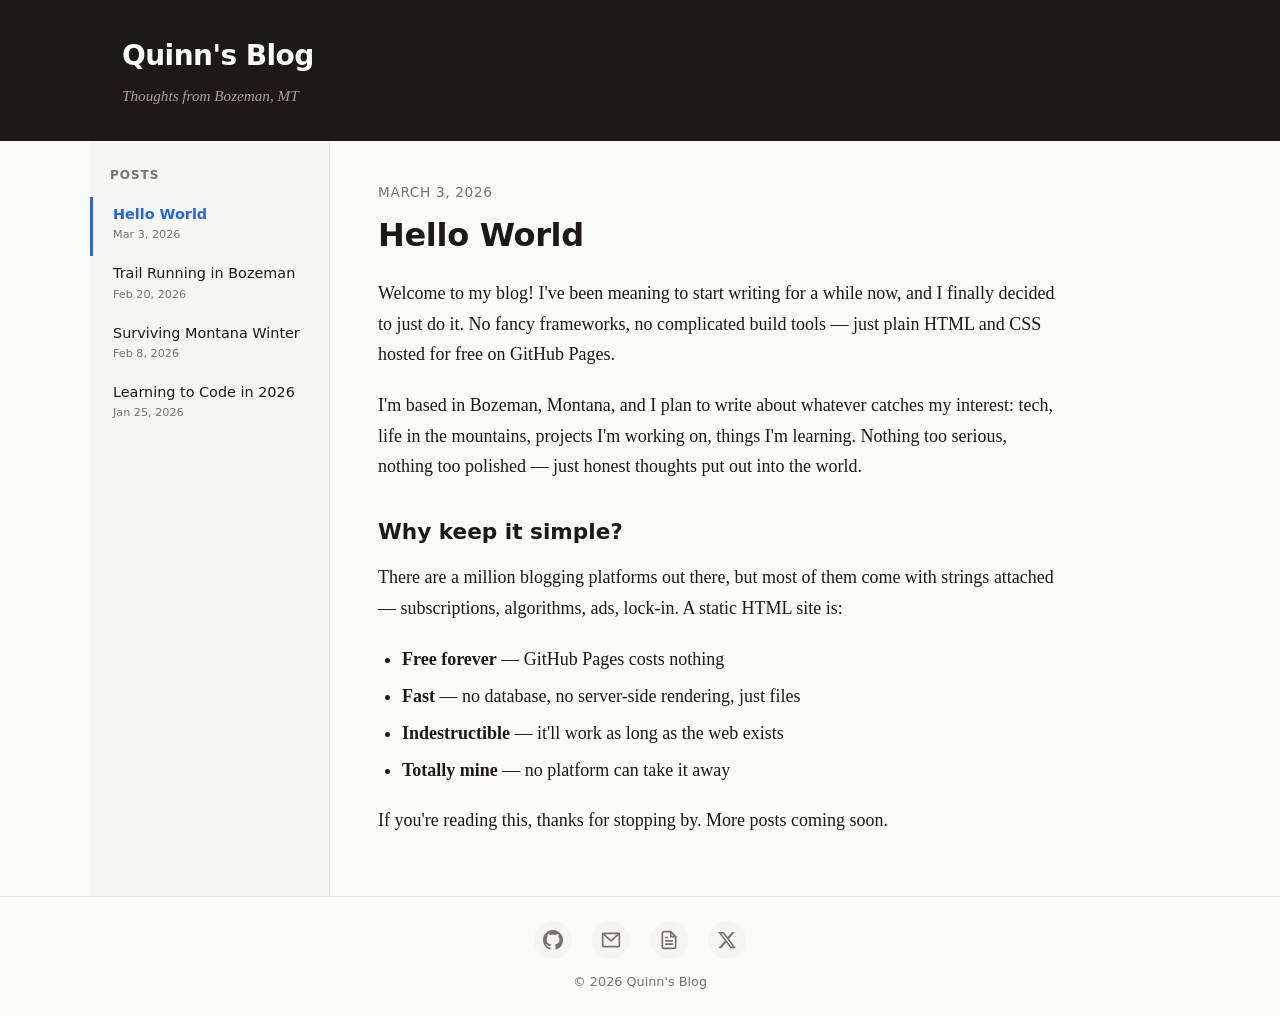
<file: index.html>
<!DOCTYPE html>
<html lang="en">
<head>
    <meta charset="UTF-8">
    <meta name="viewport" content="width=device-width, initial-scale=1.0">
    <title>Quinn's Blog</title>
    <link rel="stylesheet" href="style.css">
</head>
<body>
    <header>
        <div class="header-inner">
            <h1><a href="index.html">Quinn's Blog</a></h1>
            <p class="tagline">Thoughts from Bozeman, MT</p>
        </div>
    </header>

    <div class="layout">
        <!-- Sidebar will be injected here by sidebar.js -->
        <!-- ===== Main Content ===== -->
        <main class="main-content">
            <script>window.location.replace('posts/hello-world.html');</script>
            <p>Redirecting to the latest post...</p>
        </main>
    </div>

    <footer>
        <div class="footer-inner">
            <div class="social-links">
                <a href="https://github.com/quinnlue" target="_blank" rel="noopener" title="GitHub">
                    <svg width="20" height="20" viewBox="0 0 24 24" fill="currentColor"><path d="M12 0C5.37 0 0 5.37 0 12c0 5.31 3.435 9.795 8.205 11.385.6.105.825-.255.825-.57 0-.285-.015-1.23-.015-2.235-3.015.555-3.795-.735-4.035-1.41-.135-.345-.72-1.41-1.23-1.695-.42-.225-1.02-.78-.015-.795.945-.015 1.62.87 1.845 1.23 1.08 1.815 2.805 1.305 3.495.99.105-.78.42-1.305.765-1.605-2.67-.3-5.46-1.335-5.46-5.925 0-1.305.465-2.385 1.23-3.225-.12-.3-.54-1.53.12-3.18 0 0 1.005-.315 3.3 1.23.96-.27 1.98-.405 3-.405s2.04.135 3 .405c2.295-1.56 3.3-1.23 3.3-1.23.66 1.65.24 2.88.12 3.18.765.84 1.23 1.905 1.23 3.225 0 4.605-2.805 5.625-5.475 5.925.435.375.81 1.095.81 2.22 0 1.605-.015 2.895-.015 3.3 0 .315.225.69.825.57A12.02 12.02 0 0024 12c0-6.63-5.37-12-12-12z"/></svg>
                </a>
                <a href="mailto:luequinn@gmail.com" title="Email">
                    <svg width="20" height="20" viewBox="0 0 24 24" fill="none" stroke="currentColor" stroke-width="2" stroke-linecap="round" stroke-linejoin="round"><rect x="2" y="4" width="20" height="16" rx="2"/><path d="M22 4L12 13 2 4"/></svg>
                </a>
                <a href="https://github.com/quinnlue/resume/blob/main/quinn_lue_resume.pdf" target="_blank" rel="noopener" title="Resume">
                    <svg width="20" height="20" viewBox="0 0 24 24" fill="none" stroke="currentColor" stroke-width="2" stroke-linecap="round" stroke-linejoin="round"><path d="M14 2H6a2 2 0 00-2 2v16a2 2 0 002 2h12a2 2 0 002-2V8z"/><polyline points="14 2 14 8 20 8"/><line x1="16" y1="13" x2="8" y2="13"/><line x1="16" y1="17" x2="8" y2="17"/><polyline points="10 9 9 9 8 9"/></svg>
                </a>
                <a href="https://x.com/QuinnLue__" target="_blank" rel="noopener" title="X / Twitter">
                    <svg width="20" height="20" viewBox="0 0 24 24" fill="currentColor"><path d="M18.244 2.25h3.308l-7.227 8.26 8.502 11.24H16.17l-5.214-6.817L4.99 21.75H1.68l7.73-8.835L1.254 2.25H8.08l4.713 6.231zm-1.161 17.52h1.833L7.084 4.126H5.117z"/></svg>
                </a>
            </div>
        </div>
    </footer>

    <script src="sidebar.js"></script>
</body>
</html>
</file>
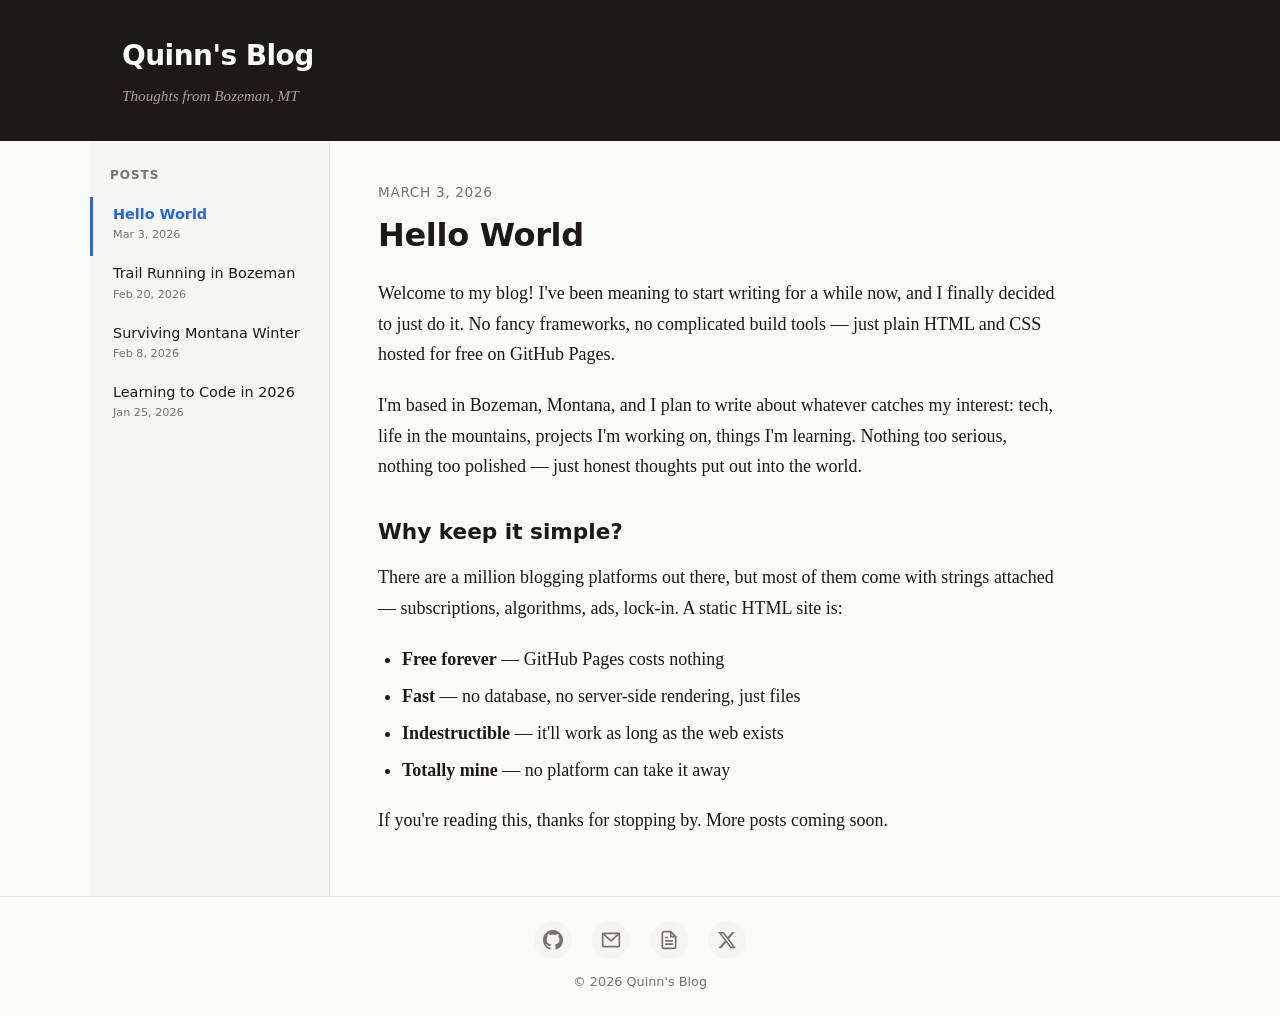
<file: posts/hello-world.html>
<!DOCTYPE html>
<html lang="en">
<head>
    <meta charset="UTF-8">
    <meta name="viewport" content="width=device-width, initial-scale=1.0">
    <title>Hello World — Quinn's Blog</title>
    <link rel="stylesheet" href="../style.css">
</head>
<body>
    <header>
        <div class="header-inner">
            <h1><a href="../index.html">Quinn's Blog</a></h1>
            <p class="tagline">Thoughts from Bozeman, MT</p>
        </div>
    </header>

    <div class="layout">
        <!-- Sidebar will be injected here by sidebar.js -->
        <!-- ===== Main Content ===== -->
        <main class="main-content">
            <article class="post-content">
                <p class="post-meta">March 3, 2026</p>
                <h2>Hello World</h2>

                <p>
                    Welcome to my blog! I've been meaning to start writing for a while now,
                    and I finally decided to just do it. No fancy frameworks, no complicated
                    build tools — just plain HTML and CSS hosted for free on GitHub Pages.
                </p>

                <p>
                    I'm based in Bozeman, Montana, and I plan to write about whatever catches
                    my interest: tech, life in the mountains, projects I'm working on, things
                    I'm learning. Nothing too serious, nothing too polished — just honest
                    thoughts put out into the world.
                </p>

                <h3>Why keep it simple?</h3>

                <p>
                    There are a million blogging platforms out there, but most of them come with
                    strings attached — subscriptions, algorithms, ads, lock-in. A static HTML
                    site is:
                </p>

                <ul>
                    <li><strong>Free forever</strong> — GitHub Pages costs nothing</li>
                    <li><strong>Fast</strong> — no database, no server-side rendering, just files</li>
                    <li><strong>Indestructible</strong> — it'll work as long as the web exists</li>
                    <li><strong>Totally mine</strong> — no platform can take it away</li>
                </ul>

                <p>
                    If you're reading this, thanks for stopping by. More posts coming soon.
                </p>
            </article>
        </main>
    </div>

    <footer>
        <div class="footer-inner">
            <div class="social-links">
                <a href="https://github.com/quinnlue" target="_blank" rel="noopener" title="GitHub">
                    <svg width="20" height="20" viewBox="0 0 24 24" fill="currentColor"><path d="M12 0C5.37 0 0 5.37 0 12c0 5.31 3.435 9.795 8.205 11.385.6.105.825-.255.825-.57 0-.285-.015-1.23-.015-2.235-3.015.555-3.795-.735-4.035-1.41-.135-.345-.72-1.41-1.23-1.695-.42-.225-1.02-.78-.015-.795.945-.015 1.62.87 1.845 1.23 1.08 1.815 2.805 1.305 3.495.99.105-.78.42-1.305.765-1.605-2.67-.3-5.46-1.335-5.46-5.925 0-1.305.465-2.385 1.23-3.225-.12-.3-.54-1.53.12-3.18 0 0 1.005-.315 3.3 1.23.96-.27 1.98-.405 3-.405s2.04.135 3 .405c2.295-1.56 3.3-1.23 3.3-1.23.66 1.65.24 2.88.12 3.18.765.84 1.23 1.905 1.23 3.225 0 4.605-2.805 5.625-5.475 5.925.435.375.81 1.095.81 2.22 0 1.605-.015 2.895-.015 3.3 0 .315.225.69.825.57A12.02 12.02 0 0024 12c0-6.63-5.37-12-12-12z"/></svg>
                </a>
                <a href="mailto:luequinn@gmail.com" title="Email">
                    <svg width="20" height="20" viewBox="0 0 24 24" fill="none" stroke="currentColor" stroke-width="2" stroke-linecap="round" stroke-linejoin="round"><rect x="2" y="4" width="20" height="16" rx="2"/><path d="M22 4L12 13 2 4"/></svg>
                </a>
                <a href="https://github.com/quinnlue/resume/blob/main/quinn_lue_resume.pdf" target="_blank" rel="noopener" title="Resume">
                    <svg width="20" height="20" viewBox="0 0 24 24" fill="none" stroke="currentColor" stroke-width="2" stroke-linecap="round" stroke-linejoin="round"><path d="M14 2H6a2 2 0 00-2 2v16a2 2 0 002 2h12a2 2 0 002-2V8z"/><polyline points="14 2 14 8 20 8"/><line x1="16" y1="13" x2="8" y2="13"/><line x1="16" y1="17" x2="8" y2="17"/><polyline points="10 9 9 9 8 9"/></svg>
                </a>
                <a href="https://x.com/QuinnLue__" target="_blank" rel="noopener" title="X / Twitter">
                    <svg width="20" height="20" viewBox="0 0 24 24" fill="currentColor"><path d="M18.244 2.25h3.308l-7.227 8.26 8.502 11.24H16.17l-5.214-6.817L4.99 21.75H1.68l7.73-8.835L1.254 2.25H8.08l4.713 6.231zm-1.161 17.52h1.833L7.084 4.126H5.117z"/></svg>
                </a>
            </div>
            <p>&copy; 2026 Quinn's Blog</p>
        </div>
    </footer>

    <script src="../sidebar.js"></script>
</body>
</html>
</file>
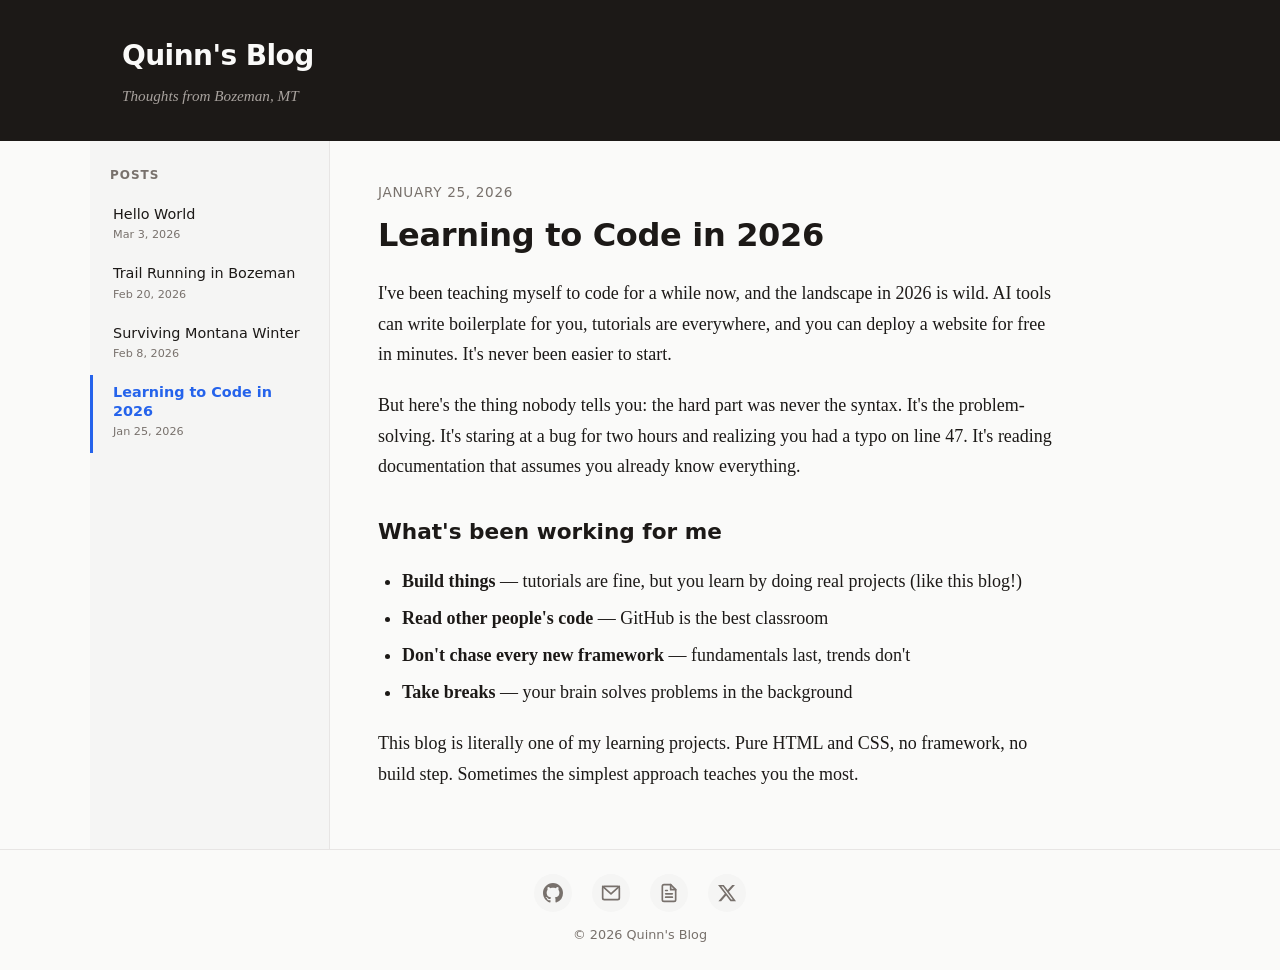
<file: posts/learning-to-code.html>
<!DOCTYPE html>
<html lang="en">
<head>
    <meta charset="UTF-8">
    <meta name="viewport" content="width=device-width, initial-scale=1.0">
    <title>Learning to Code in 2026 — Quinn's Blog</title>
    <link rel="stylesheet" href="../style.css">
</head>
<body>
    <header>
        <div class="header-inner">
            <h1><a href="../index.html">Quinn's Blog</a></h1>
            <p class="tagline">Thoughts from Bozeman, MT</p>
        </div>
    </header>

    <div class="layout">
        <!-- Sidebar will be injected here by sidebar.js -->
        <main class="main-content">
            <article class="post-content">
                <p class="post-meta">January 25, 2026</p>
                <h2>Learning to Code in 2026</h2>

                <p>
                    I've been teaching myself to code for a while now, and the landscape in 2026
                    is wild. AI tools can write boilerplate for you, tutorials are everywhere, and
                    you can deploy a website for free in minutes. It's never been easier to start.
                </p>

                <p>
                    But here's the thing nobody tells you: the hard part was never the syntax.
                    It's the problem-solving. It's staring at a bug for two hours and realizing
                    you had a typo on line 47. It's reading documentation that assumes you already
                    know everything.
                </p>

                <h3>What's been working for me</h3>

                <ul>
                    <li><strong>Build things</strong> — tutorials are fine, but you learn by doing real projects (like this blog!)</li>
                    <li><strong>Read other people's code</strong> — GitHub is the best classroom</li>
                    <li><strong>Don't chase every new framework</strong> — fundamentals last, trends don't</li>
                    <li><strong>Take breaks</strong> — your brain solves problems in the background</li>
                </ul>

                <p>
                    This blog is literally one of my learning projects. Pure HTML and CSS, no
                    framework, no build step. Sometimes the simplest approach teaches you the most.
                </p>
            </article>
        </main>
    </div>

    <footer>
        <div class="footer-inner">
            <div class="social-links">
                <a href="https://github.com/quinnlue" target="_blank" rel="noopener" title="GitHub">
                    <svg width="20" height="20" viewBox="0 0 24 24" fill="currentColor"><path d="M12 0C5.37 0 0 5.37 0 12c0 5.31 3.435 9.795 8.205 11.385.6.105.825-.255.825-.57 0-.285-.015-1.23-.015-2.235-3.015.555-3.795-.735-4.035-1.41-.135-.345-.72-1.41-1.23-1.695-.42-.225-1.02-.78-.015-.795.945-.015 1.62.87 1.845 1.23 1.08 1.815 2.805 1.305 3.495.99.105-.78.42-1.305.765-1.605-2.67-.3-5.46-1.335-5.46-5.925 0-1.305.465-2.385 1.23-3.225-.12-.3-.54-1.53.12-3.18 0 0 1.005-.315 3.3 1.23.96-.27 1.98-.405 3-.405s2.04.135 3 .405c2.295-1.56 3.3-1.23 3.3-1.23.66 1.65.24 2.88.12 3.18.765.84 1.23 1.905 1.23 3.225 0 4.605-2.805 5.625-5.475 5.925.435.375.81 1.095.81 2.22 0 1.605-.015 2.895-.015 3.3 0 .315.225.69.825.57A12.02 12.02 0 0024 12c0-6.63-5.37-12-12-12z"/></svg>
                </a>
                <a href="mailto:luequinn@gmail.com" title="Email">
                    <svg width="20" height="20" viewBox="0 0 24 24" fill="none" stroke="currentColor" stroke-width="2" stroke-linecap="round" stroke-linejoin="round"><rect x="2" y="4" width="20" height="16" rx="2"/><path d="M22 4L12 13 2 4"/></svg>
                </a>
                <a href="https://github.com/quinnlue/resume/blob/main/quinn_lue_resume.pdf" target="_blank" rel="noopener" title="Resume">
                    <svg width="20" height="20" viewBox="0 0 24 24" fill="none" stroke="currentColor" stroke-width="2" stroke-linecap="round" stroke-linejoin="round"><path d="M14 2H6a2 2 0 00-2 2v16a2 2 0 002 2h12a2 2 0 002-2V8z"/><polyline points="14 2 14 8 20 8"/><line x1="16" y1="13" x2="8" y2="13"/><line x1="16" y1="17" x2="8" y2="17"/><polyline points="10 9 9 9 8 9"/></svg>
                </a>
                <a href="https://x.com/QuinnLue__" target="_blank" rel="noopener" title="X / Twitter">
                    <svg width="20" height="20" viewBox="0 0 24 24" fill="currentColor"><path d="M18.244 2.25h3.308l-7.227 8.26 8.502 11.24H16.17l-5.214-6.817L4.99 21.75H1.68l7.73-8.835L1.254 2.25H8.08l4.713 6.231zm-1.161 17.52h1.833L7.084 4.126H5.117z"/></svg>
                </a>
            </div>
            <p>&copy; 2026 Quinn's Blog</p>
        </div>
    </footer>

    <script src="../sidebar.js"></script>
</body>
</html>
</file>
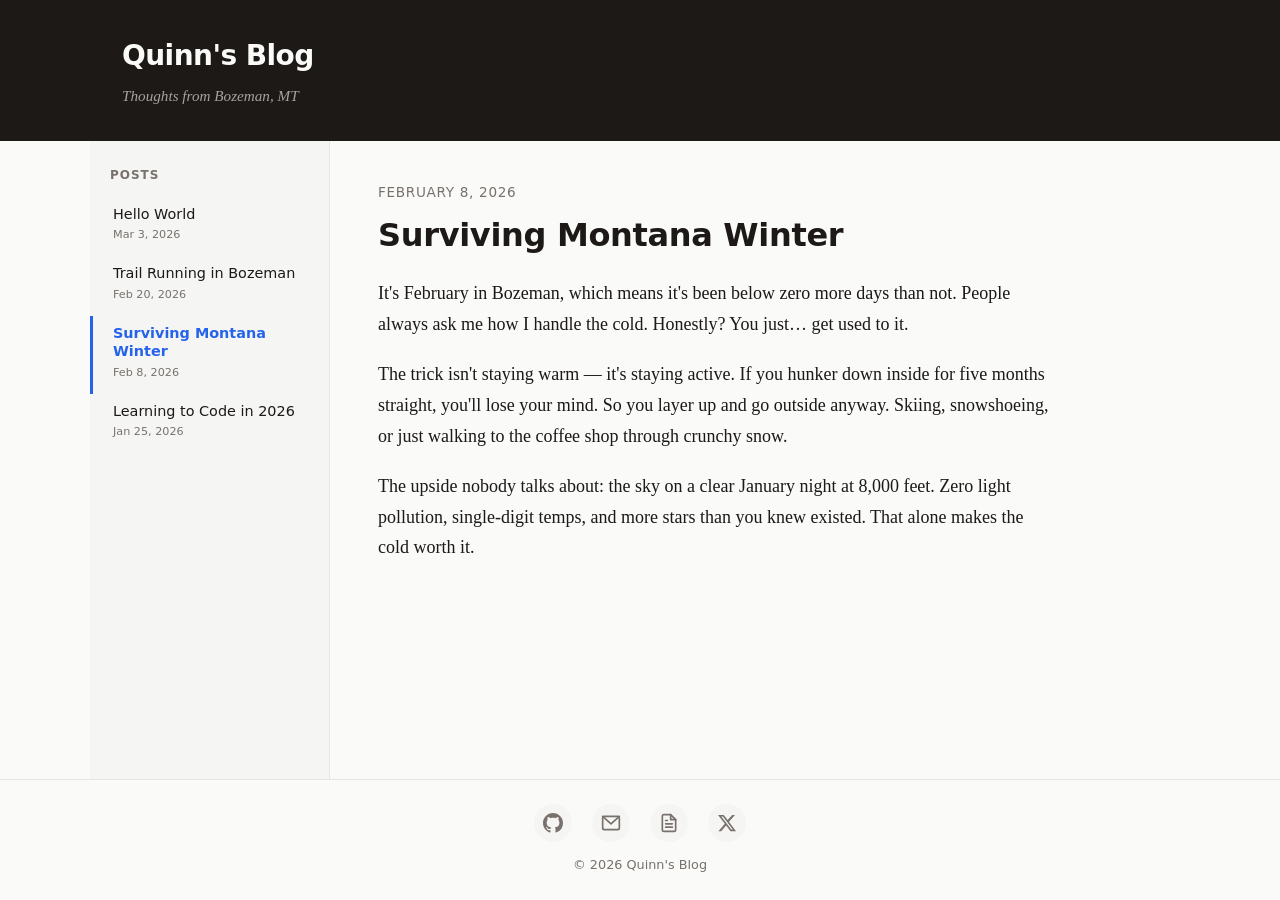
<file: posts/montana-winter.html>
<!DOCTYPE html>
<html lang="en">
<head>
    <meta charset="UTF-8">
    <meta name="viewport" content="width=device-width, initial-scale=1.0">
    <title>Surviving Montana Winter — Quinn's Blog</title>
    <link rel="stylesheet" href="../style.css">
</head>
<body>
    <header>
        <div class="header-inner">
            <h1><a href="../index.html">Quinn's Blog</a></h1>
            <p class="tagline">Thoughts from Bozeman, MT</p>
        </div>
    </header>

    <div class="layout">
        <!-- Sidebar will be injected here by sidebar.js -->
        <main class="main-content">
            <article class="post-content">
                <p class="post-meta">February 8, 2026</p>
                <h2>Surviving Montana Winter</h2>

                <p>
                    It's February in Bozeman, which means it's been below zero more days than not.
                    People always ask me how I handle the cold. Honestly? You just… get used to it.
                </p>

                <p>
                    The trick isn't staying warm — it's staying active. If you hunker down inside
                    for five months straight, you'll lose your mind. So you layer up and go outside
                    anyway. Skiing, snowshoeing, or just walking to the coffee shop through crunchy snow.
                </p>

                <p>
                    The upside nobody talks about: the sky on a clear January night at 8,000 feet.
                    Zero light pollution, single-digit temps, and more stars than you knew existed.
                    That alone makes the cold worth it.
                </p>
            </article>
        </main>
    </div>

    <footer>
        <div class="footer-inner">
            <div class="social-links">
                <a href="https://github.com/quinnlue" target="_blank" rel="noopener" title="GitHub">
                    <svg width="20" height="20" viewBox="0 0 24 24" fill="currentColor"><path d="M12 0C5.37 0 0 5.37 0 12c0 5.31 3.435 9.795 8.205 11.385.6.105.825-.255.825-.57 0-.285-.015-1.23-.015-2.235-3.015.555-3.795-.735-4.035-1.41-.135-.345-.72-1.41-1.23-1.695-.42-.225-1.02-.78-.015-.795.945-.015 1.62.87 1.845 1.23 1.08 1.815 2.805 1.305 3.495.99.105-.78.42-1.305.765-1.605-2.67-.3-5.46-1.335-5.46-5.925 0-1.305.465-2.385 1.23-3.225-.12-.3-.54-1.53.12-3.18 0 0 1.005-.315 3.3 1.23.96-.27 1.98-.405 3-.405s2.04.135 3 .405c2.295-1.56 3.3-1.23 3.3-1.23.66 1.65.24 2.88.12 3.18.765.84 1.23 1.905 1.23 3.225 0 4.605-2.805 5.625-5.475 5.925.435.375.81 1.095.81 2.22 0 1.605-.015 2.895-.015 3.3 0 .315.225.69.825.57A12.02 12.02 0 0024 12c0-6.63-5.37-12-12-12z"/></svg>
                </a>
                <a href="mailto:luequinn@gmail.com" title="Email">
                    <svg width="20" height="20" viewBox="0 0 24 24" fill="none" stroke="currentColor" stroke-width="2" stroke-linecap="round" stroke-linejoin="round"><rect x="2" y="4" width="20" height="16" rx="2"/><path d="M22 4L12 13 2 4"/></svg>
                </a>
                <a href="https://github.com/quinnlue/resume/blob/main/quinn_lue_resume.pdf" target="_blank" rel="noopener" title="Resume">
                    <svg width="20" height="20" viewBox="0 0 24 24" fill="none" stroke="currentColor" stroke-width="2" stroke-linecap="round" stroke-linejoin="round"><path d="M14 2H6a2 2 0 00-2 2v16a2 2 0 002 2h12a2 2 0 002-2V8z"/><polyline points="14 2 14 8 20 8"/><line x1="16" y1="13" x2="8" y2="13"/><line x1="16" y1="17" x2="8" y2="17"/><polyline points="10 9 9 9 8 9"/></svg>
                </a>
                <a href="https://x.com/QuinnLue__" target="_blank" rel="noopener" title="X / Twitter">
                    <svg width="20" height="20" viewBox="0 0 24 24" fill="currentColor"><path d="M18.244 2.25h3.308l-7.227 8.26 8.502 11.24H16.17l-5.214-6.817L4.99 21.75H1.68l7.73-8.835L1.254 2.25H8.08l4.713 6.231zm-1.161 17.52h1.833L7.084 4.126H5.117z"/></svg>
                </a>
            </div>
            <p>&copy; 2026 Quinn's Blog</p>
        </div>
    </footer>

    <script src="../sidebar.js"></script>
</body>
</html>
</file>
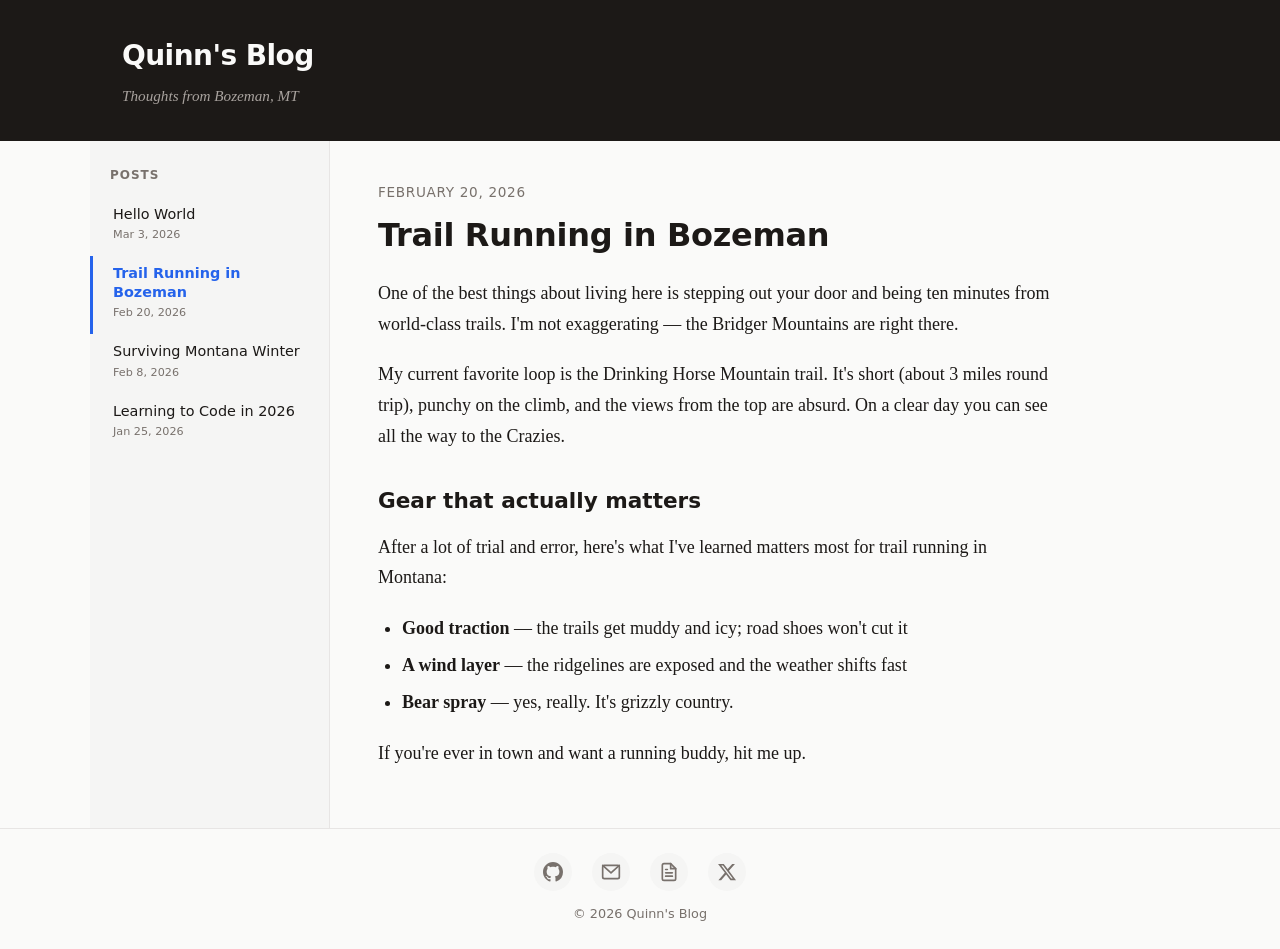
<file: posts/trail-running-bozeman.html>
<!DOCTYPE html>
<html lang="en">
<head>
    <meta charset="UTF-8">
    <meta name="viewport" content="width=device-width, initial-scale=1.0">
    <title>Trail Running in Bozeman — Quinn's Blog</title>
    <link rel="stylesheet" href="../style.css">
</head>
<body>
    <header>
        <div class="header-inner">
            <h1><a href="../index.html">Quinn's Blog</a></h1>
            <p class="tagline">Thoughts from Bozeman, MT</p>
        </div>
    </header>

    <div class="layout">
        <!-- Sidebar will be injected here by sidebar.js -->
        <main class="main-content">
            <article class="post-content">
                <p class="post-meta">February 20, 2026</p>
                <h2>Trail Running in Bozeman</h2>

                <p>
                    One of the best things about living here is stepping out your door and being
                    ten minutes from world-class trails. I'm not exaggerating — the Bridger
                    Mountains are right there.
                </p>

                <p>
                    My current favorite loop is the Drinking Horse Mountain trail. It's short
                    (about 3 miles round trip), punchy on the climb, and the views from the top
                    are absurd. On a clear day you can see all the way to the Crazies.
                </p>

                <h3>Gear that actually matters</h3>

                <p>
                    After a lot of trial and error, here's what I've learned matters most for
                    trail running in Montana:
                </p>

                <ul>
                    <li><strong>Good traction</strong> — the trails get muddy and icy; road shoes won't cut it</li>
                    <li><strong>A wind layer</strong> — the ridgelines are exposed and the weather shifts fast</li>
                    <li><strong>Bear spray</strong> — yes, really. It's grizzly country.</li>
                </ul>

                <p>
                    If you're ever in town and want a running buddy, hit me up.
                </p>
            </article>
        </main>
    </div>

    <footer>
        <div class="footer-inner">
            <div class="social-links">
                <a href="https://github.com/quinnlue" target="_blank" rel="noopener" title="GitHub">
                    <svg width="20" height="20" viewBox="0 0 24 24" fill="currentColor"><path d="M12 0C5.37 0 0 5.37 0 12c0 5.31 3.435 9.795 8.205 11.385.6.105.825-.255.825-.57 0-.285-.015-1.23-.015-2.235-3.015.555-3.795-.735-4.035-1.41-.135-.345-.72-1.41-1.23-1.695-.42-.225-1.02-.78-.015-.795.945-.015 1.62.87 1.845 1.23 1.08 1.815 2.805 1.305 3.495.99.105-.78.42-1.305.765-1.605-2.67-.3-5.46-1.335-5.46-5.925 0-1.305.465-2.385 1.23-3.225-.12-.3-.54-1.53.12-3.18 0 0 1.005-.315 3.3 1.23.96-.27 1.98-.405 3-.405s2.04.135 3 .405c2.295-1.56 3.3-1.23 3.3-1.23.66 1.65.24 2.88.12 3.18.765.84 1.23 1.905 1.23 3.225 0 4.605-2.805 5.625-5.475 5.925.435.375.81 1.095.81 2.22 0 1.605-.015 2.895-.015 3.3 0 .315.225.69.825.57A12.02 12.02 0 0024 12c0-6.63-5.37-12-12-12z"/></svg>
                </a>
                <a href="mailto:luequinn@gmail.com" title="Email">
                    <svg width="20" height="20" viewBox="0 0 24 24" fill="none" stroke="currentColor" stroke-width="2" stroke-linecap="round" stroke-linejoin="round"><rect x="2" y="4" width="20" height="16" rx="2"/><path d="M22 4L12 13 2 4"/></svg>
                </a>
                <a href="https://github.com/quinnlue/resume/blob/main/quinn_lue_resume.pdf" target="_blank" rel="noopener" title="Resume">
                    <svg width="20" height="20" viewBox="0 0 24 24" fill="none" stroke="currentColor" stroke-width="2" stroke-linecap="round" stroke-linejoin="round"><path d="M14 2H6a2 2 0 00-2 2v16a2 2 0 002 2h12a2 2 0 002-2V8z"/><polyline points="14 2 14 8 20 8"/><line x1="16" y1="13" x2="8" y2="13"/><line x1="16" y1="17" x2="8" y2="17"/><polyline points="10 9 9 9 8 9"/></svg>
                </a>
                <a href="https://x.com/QuinnLue__" target="_blank" rel="noopener" title="X / Twitter">
                    <svg width="20" height="20" viewBox="0 0 24 24" fill="currentColor"><path d="M18.244 2.25h3.308l-7.227 8.26 8.502 11.24H16.17l-5.214-6.817L4.99 21.75H1.68l7.73-8.835L1.254 2.25H8.08l4.713 6.231zm-1.161 17.52h1.833L7.084 4.126H5.117z"/></svg>
                </a>
            </div>
            <p>&copy; 2026 Quinn's Blog</p>
        </div>
    </footer>

    <script src="../sidebar.js"></script>
</body>
</html>
</file>
<file: style.css>
/* ===== Reset & Base ===== */
*, *::before, *::after {
    margin: 0;
    padding: 0;
    box-sizing: border-box;
}

:root {
    --color-bg: #fafaf9;
    --color-text: #1c1917;
    --color-muted: #78716c;
    --color-accent: #2563eb;
    --color-accent-hover: #1d4ed8;
    --color-border: #e7e5e4;
    --color-header-bg: #1c1917;
    --color-header-text: #fafaf9;
    --color-sidebar-bg: #f5f5f4;
    --color-sidebar-active: #e7e5e4;
    --font-body: 'Georgia', 'Times New Roman', serif;
    --font-heading: system-ui, -apple-system, 'Segoe UI', sans-serif;
    --sidebar-width: 240px;
}

body {
    font-family: var(--font-body);
    background: var(--color-bg);
    color: var(--color-text);
    line-height: 1.7;
    font-size: 18px;
    min-height: 100vh;
    display: flex;
    flex-direction: column;
}

/* ===== Links ===== */
a {
    color: var(--color-accent);
    text-decoration: none;
    transition: color 0.2s ease;
}

a:hover {
    color: var(--color-accent-hover);
    text-decoration: underline;
}

/* ===== Header ===== */
header {
    background: var(--color-header-bg);
    color: var(--color-header-text);
    padding: 2rem 0;
}

.header-inner {
    max-width: 1100px;
    margin: 0 auto;
    padding: 0 2rem;
}

header h1 {
    font-family: var(--font-heading);
    font-size: 1.75rem;
    font-weight: 700;
    letter-spacing: -0.02em;
}

header h1 a {
    color: var(--color-header-text);
    text-decoration: none;
}

header h1 a:hover {
    color: var(--color-header-text);
    text-decoration: none;
    opacity: 0.85;
}

.tagline {
    color: #a8a29e;
    font-size: 0.95rem;
    margin-top: 0.2rem;
    font-style: italic;
}

/* ===== Layout: Sidebar + Main ===== */
.layout {
    display: flex;
    flex: 1;
    max-width: 1100px;
    margin: 0 auto;
    width: 100%;
}

/* ===== Sidebar ===== */
.sidebar {
    width: var(--sidebar-width);
    min-width: var(--sidebar-width);
    background: var(--color-sidebar-bg);
    border-right: 1px solid var(--color-border);
    padding: 1.5rem 0;
}

.sidebar nav h2 {
    font-family: var(--font-heading);
    font-size: 0.75rem;
    font-weight: 600;
    text-transform: uppercase;
    letter-spacing: 0.08em;
    color: var(--color-muted);
    padding: 0 1.25rem;
    margin-bottom: 0.75rem;
}

.sidebar nav ul {
    list-style: none;
}

.sidebar nav ul li a {
    display: block;
    padding: 0.5rem 1.25rem;
    text-decoration: none;
    border-left: 3px solid transparent;
    transition: background 0.15s ease, border-color 0.15s ease, color 0.15s ease;
}

.post-link {
    display: flex;
    flex-direction: column;
}

.post-title {
    display: block;
    font-family: var(--font-heading);
    font-size: 0.9rem;
    color: var(--color-text);
    line-height: 1.3;
}

.sidebar nav ul li:hover a {
    background: #ede9e4;
    text-decoration: none;
}

.sidebar nav ul li:hover a .post-title {
    color: var(--color-text);
}

.sidebar nav ul li.active a {
    border-left-color: var(--color-accent);
    background: transparent;
}

.sidebar nav ul li.active a .post-title {
    font-weight: 600;
    color: var(--color-accent);
}

.sidebar-date {
    display: block;
    font-family: var(--font-heading);
    font-size: 0.7rem;
    color: var(--color-muted);
    margin-top: 0.1rem;
    padding-bottom: 0.25rem;
}

.sidebar nav ul li.active .sidebar-date {
    /* Keep muted color for active state too */
}

.sidebar nav ul li:hover .sidebar-date {
    color: var(--color-text);
}

/* ===== Main Content ===== */
.main-content {
    flex: 1;
    min-width: 0;
    padding: 2.5rem 3rem;
}

/* ===== Landing Page ===== */
.landing-content {
    max-width: 680px;
}

.landing-content h2 {
    font-family: var(--font-heading);
    font-size: 2rem;
    font-weight: 700;
    margin-bottom: 1.5rem;
    line-height: 1.2;
    letter-spacing: -0.01em;
}

.landing-content p {
    font-size: 1.1rem;
    color: var(--color-muted);
    line-height: 1.8;
}

/* ===== Single Post Page ===== */
.post-content {
    max-width: 680px;
}

.post-content .post-meta {
    font-family: var(--font-heading);
    font-size: 0.85rem;
    color: var(--color-muted);
    text-transform: uppercase;
    letter-spacing: 0.05em;
    margin-bottom: 0.75rem;
}

.post-content h2 {
    font-family: var(--font-heading);
    font-size: 2rem;
    font-weight: 700;
    margin-bottom: 1.5rem;
    line-height: 1.2;
    letter-spacing: -0.01em;
}

.post-content p {
    margin-bottom: 1.25rem;
}

.post-content h3 {
    font-family: var(--font-heading);
    font-size: 1.35rem;
    font-weight: 600;
    margin: 2rem 0 0.75rem;
}

.post-content blockquote {
    border-left: 3px solid var(--color-accent);
    padding-left: 1.25rem;
    margin: 1.5rem 0;
    color: var(--color-muted);
    font-style: italic;
}

.post-content ul, .post-content ol {
    margin: 1rem 0 1.25rem 1.5rem;
}

.post-content li {
    margin-bottom: 0.4rem;
}

.post-content img {
    max-width: 100%;
    height: auto;
    border-radius: 6px;
    margin: 1.5rem 0;
}

.post-content code {
    background: #f5f5f4;
    padding: 0.15em 0.4em;
    border-radius: 4px;
    font-size: 0.9em;
}

.post-content pre {
    background: #1c1917;
    color: #e7e5e4;
    padding: 1.25rem;
    border-radius: 8px;
    overflow-x: auto;
    margin: 1.5rem 0;
    font-size: 0.9rem;
    line-height: 1.5;
}

.post-content pre code {
    background: none;
    padding: 0;
    color: inherit;
}

/* ===== Footer ===== */
footer {
    border-top: 1px solid var(--color-border);
    padding: 1.5rem 0;
    text-align: center;
}

.footer-inner {
    max-width: 1100px;
    margin: 0 auto;
    padding: 0 2rem;
}

.social-links {
    display: flex;
    justify-content: center;
    gap: 1.25rem;
    margin-bottom: 0.75rem;
}

.social-links a {
    display: flex;
    align-items: center;
    justify-content: center;
    width: 38px;
    height: 38px;
    border-radius: 50%;
    color: var(--color-muted);
    background: var(--color-sidebar-bg);
    transition: color 0.2s ease, background 0.2s ease;
}

.social-links a:hover {
    color: var(--color-accent);
    background: var(--color-sidebar-active);
    text-decoration: none;
}

footer p {
    font-family: var(--font-heading);
    font-size: 0.8rem;
    color: var(--color-muted);
}

/* ===== Responsive ===== */
@media (max-width: 768px) {
    .layout {
        flex-direction: column;
    }

    .sidebar {
        width: 100%;
        min-width: 100%;
        border-right: none;
        border-bottom: 1px solid var(--color-border);
        padding: 1rem 0;
    }

    .sidebar nav h2 {
        padding: 0 1rem;
    }

    .sidebar nav ul li a {
        padding: 0.4rem 1rem;
        border-left: none;
        border-bottom: 2px solid transparent;
    }

    .sidebar nav ul li.active a {
        border-left: none;
        border-bottom-color: var(--color-accent);
    }

    .sidebar-date {
        display: inline;
        padding-left: 0.5rem;
    }

    .main-content {
        padding: 1.5rem 1.25rem;
    }

    body {
        font-size: 16px;
    }

    header h1 {
        font-size: 1.5rem;
    }

    .post-content h2 {
        font-size: 1.5rem;
    }
}
</file>
